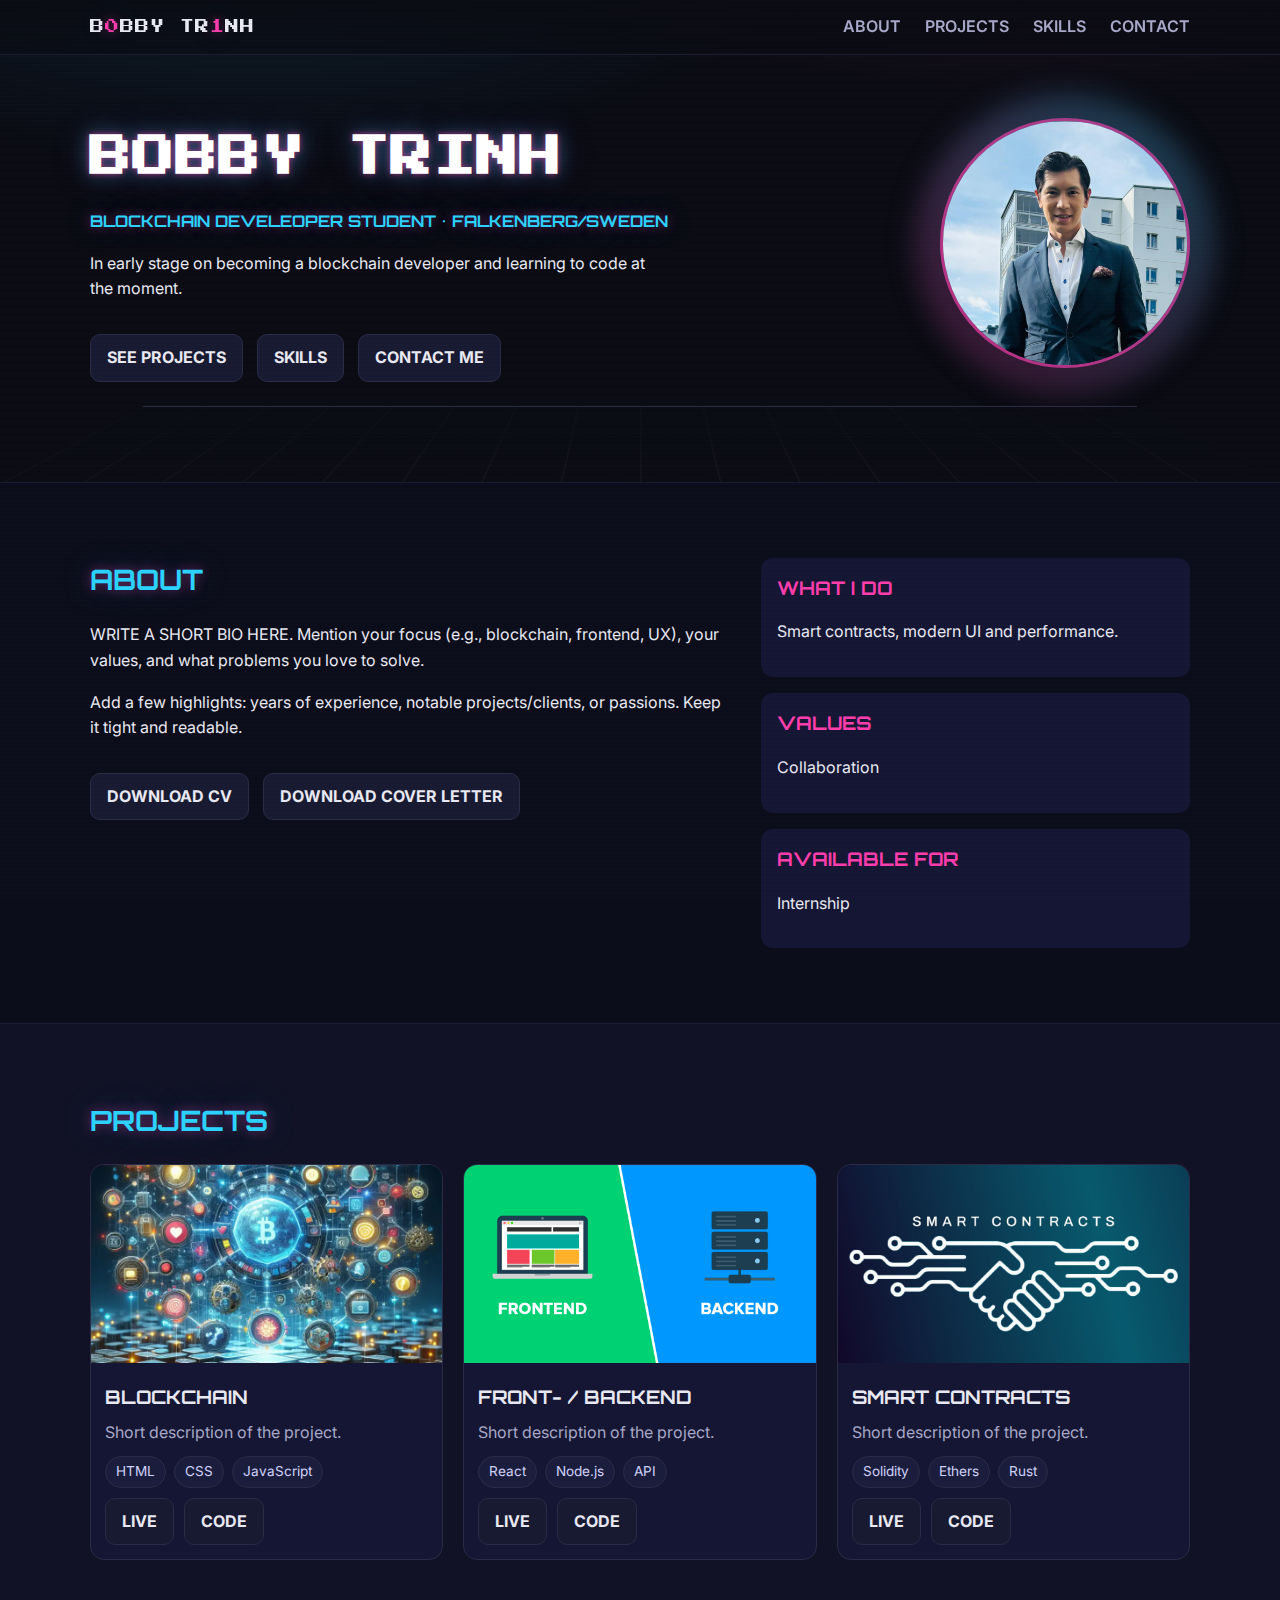
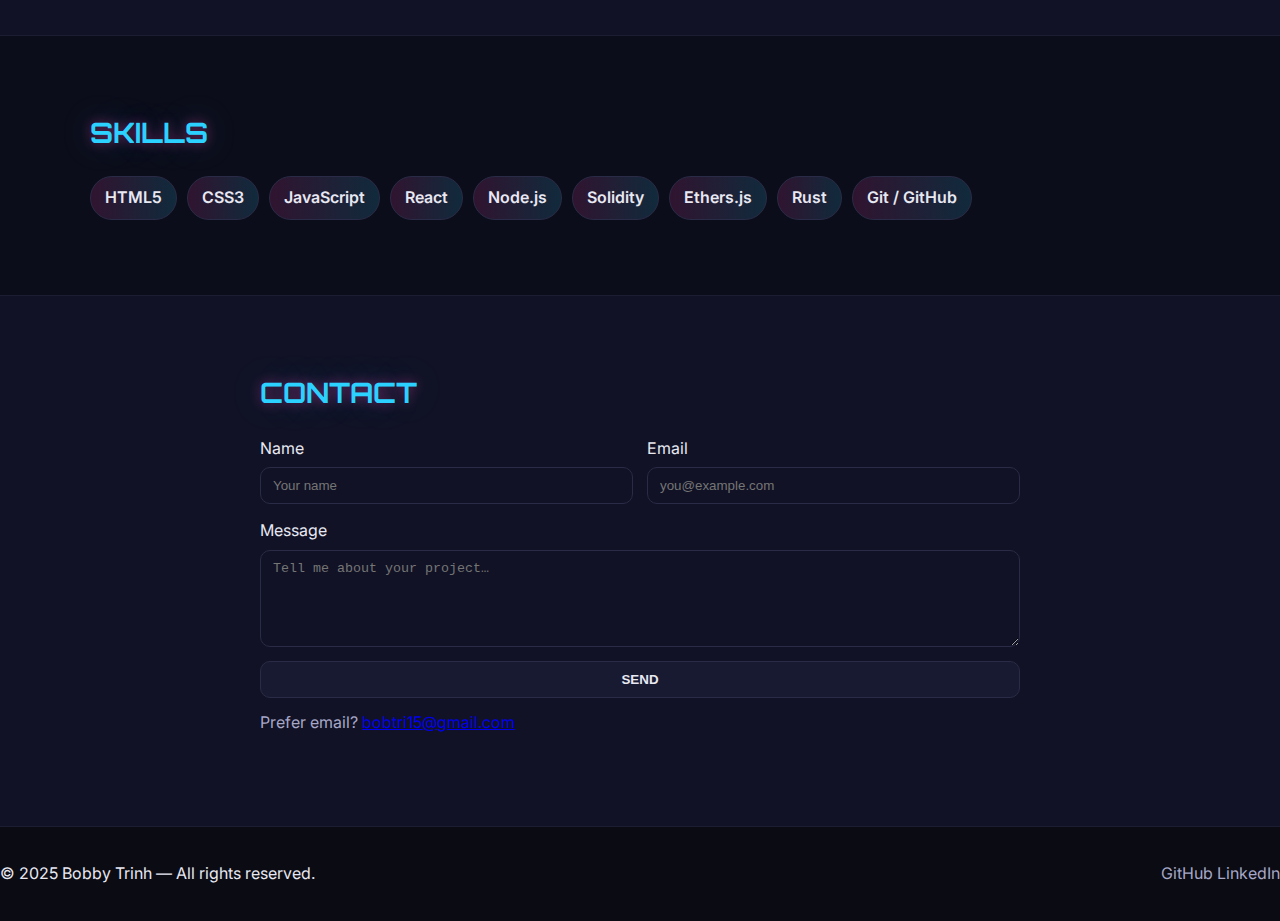
<file: index.html>
<!DOCTYPE html>
<html lang="en">
<head>
  <meta charset="UTF-8" />
  <meta name="viewport" content="width=device-width, initial-scale=1.0" />
  <title>BOBBY TRINH • Portfolio</title>

  <!-- Icon font (for symbols like “home” or “mail”) -->
  <link rel="stylesheet" href="https://fonts.googleapis.com/css2?family=Material+Symbols+Outlined:opsz,wght,FILL,GRAD@20..48,100..700,0..1,-50..200" />
  
  <!-- 80s fonts -->
  <link href="https://fonts.googleapis.com/css2?family=Press+Start+2P&family=Orbitron:wght@400;700&family=Inter:wght@300;400;600&display=swap" rel="stylesheet" />
  
  <!-- Styles -->
  <link rel="stylesheet" href="style.css" type="text/css" />
</head>
<body>
  <!-- Scanline overlay (visual only) -->
  <div class="scanlines" aria-hidden="true"></div>

  <header class="site-header">
    <div class="container header-inner">
      <a class="logo" href="#top" aria-label="Go to top">
        <span>B<span class="neon-spark">0</span>BBY</span>
        <span>TR<span class="neon-spark">1</span>NH</span>
      </a>

      <nav class="nav" aria-label="Primary">
        <button class="nav-toggle" aria-expanded="false" aria-controls="nav-menu">☰</button>
        <ul id="nav-menu" class="nav-menu">
          <li><a href="#about">ABOUT</a></li>
          <li><a href="#projects">PROJECTS</a></li>
          <li><a href="#skills">SKILLS</a></li>
          <li><a href="#contact">CONTACT</a></li>
        </ul>
      </nav>
    </div>
  </header>

  <!-- Hero -->
  <section id="top" class="hero">
    <div class="container hero-inner">
      <div class="hero-text">
        <h1 class="glow-title">BOBBY TRINH</h1>
        <p class="role">BLOCKCHAIN DEVELEOPER STUDENT • FALKENBERG/SWEDEN</p>
        <p class="tagline">In early stage on becoming a blockchain developer and learning to code at the moment.</p>

        <div class="cta-row">
          <a class="btn" href="#projects">SEE PROJECTS</a>
          <a class="btn" href="#skills">SKILLS</a>
          <a class="btn" href="#contact">CONTACT ME</a>
        </div>
      </div>

      <div class="hero-image-wrap">
        <img src="image/487418343_10163504157718357_3943590399379987614_n.jpg" alt="Portrait of A man in a suit" class="hero-image" />
        <div class="neon-frame" aria-hidden="true"></div>
      </div>
    </div>

    <!-- Retro grid floor -->
    <div class="grid-floor" aria-hidden="true"></div>
  </section>

  <!-- About -->
  <section id="about" class="section">
    <div class="container two-col">
      <div>
        <h2 class="section-title">ABOUT</h2>
        <p class="lead">WRITE A SHORT BIO HERE. Mention your focus (e.g., blockchain, frontend, UX), your values, and what problems you love to solve.</p>
        <p>Add a few highlights: years of experience, notable projects/clients, or passions. Keep it tight and readable.</p>
        
        <div class="cta-row">
          <a class="btn" href="files/YOUR_CV.pdf" target="_blank" rel="noopener">DOWNLOAD CV</a>
          <a class="btn" href="files/YOUR_Cover-letter.pdf" target="_blank" rel="noopener">DOWNLOAD COVER LETTER</a>
        </div>
      </div>

      <ul class="about-cards">
        <li>
          <h3>WHAT I DO</h3>
          <p>Smart contracts, modern UI and performance.</p>
        </li>
        <li>
          <h3>VALUES</h3>
          <p>Collaboration</p>
        </li>
        <li>
          <h3>AVAILABLE FOR</h3>
          <p>Internship</p>
        </li>
      </ul>
    </div>
  </section>

  <!-- Projects -->
  <section id="projects" class="section alt">
    <div class="container">
      <h2 class="section-title">PROJECTS</h2>

      <div class="projects-grid">
        <!-- Project card 1 -->
        <article class="card">
          <img src="image/crypto-universe-blockchain-ecosystem-luminescent-bitcoin-symbol-dominates-decentralized-network-landscape-surrounded-myriad-312183190.jpg.webp" alt="Screenshot of Blockchain" />
          <div class="card-body">
            <h3>BLOCKCHAIN</h3>
            <p>Short description of the project.</p>
            
            <div class="chips">
              <span class="chip">HTML</span><span class="chip">CSS</span><span class="chip">JavaScript</span>
            </div>
            
            <div class="card-actions">
              <a class="btn" href="https://example.com" target="_blank" rel="noopener">LIVE</a>
              <a class="btn" href="https://github.com/YOUR_HANDLE/REPO_1" target="_blank" rel="noopener">CODE</a>
            </div>
          </div>
        </article>

        <!-- Project card 2 -->
        <article class="card">
          <img src="image/backend-front-end.png.webp" alt="Screenshot of Frontend and backend" />
          <div class="card-body">
            <h3>FRONT- / BACKEND</h3>
            <p>Short description of the project.</p>
            
            <div class="chips">
              <span class="chip">React</span><span class="chip">Node.js</span><span class="chip">API</span>
            </div>
            
            <div class="card-actions">
              <a class="btn" href="https://example.com" target="_blank" rel="noopener">LIVE</a>
              <a class="btn" href="https://github.com/YOUR_HANDLE/REPO_2" target="_blank" rel="noopener">CODE</a>
            </div>
          </div>
        </article>

        <!-- Project card 3 -->
        <article class="card">
          <img src="image/blog-cover57-1.jpg" alt="Screenshot of Smart Contracts" />
          <div class="card-body">
            <h3>SMART CONTRACTS</h3>
            <p>Short description of the project.</p>
            <div class="chips">
              <span class="chip">Solidity</span><span class="chip">Ethers</span><span class="chip">Rust</span>
            </div>
            <div class="card-actions">
              <a class="btn" href="https://example.com" target="_blank" rel="noopener">LIVE</a>
              <a class="btn" href="https://github.com/YOUR_HANDLE/REPO_3" target="_blank" rel="noopener">CODE</a>
            </div>
          </div>
        </article>
      </div>
    </div>
  </section>

  <!-- Skills -->
  <section id="skills" class="section">
    <div class="container">
      <h2 class="section-title">SKILLS</h2>
      <ul class="skill-list">
        <li class="skill">HTML5</li>
        <li class="skill">CSS3</li>
        <li class="skill">JavaScript</li>
        <li class="skill">React</li>
        <li class="skill">Node.js</li>
        <li class="skill">Solidity</li>
        <li class="skill">Ethers.js</li>
        <li class="skill">Rust</li>
        <li class="skill">Git / GitHub</li>
      </ul>
    </div>
  </section>

  <!-- Contact -->
  <section id="contact" class="section alt">
    <div class="container narrow">
      <h2 class="section-title">CONTACT</h2>
      <form class="contact-form" action="#" method="post">
        <div class="grid">
          <label>
            <span>Name</span>
            <input type="text" name="name" placeholder="Your name" required />
          </label>
          <label>
            <span>Email</span>
            <input type="email" name="email" placeholder="you@example.com" required />
          </label>
        </div>
        <label class="full">
          <span>Message</span>
          <textarea name="message" rows="5" placeholder="Tell me about your project…" required></textarea>
        </label>

        <button class="btn" type="submit">SEND</button>
      </form>
      <p class="contact-note">Prefer email? <a href="mailto:bobtri15@gmail.com">bobtri15@gmail.com</a></p>
    </div>
  </section>

  <footer class="site-footer">
    <div class="footer-inner">
      <p>© 2025 Bobby Trinh — All rights reserved.</p>
      <div class="socials">
        <a href="https://github.com/bobtri" target="_blank" rel="noopener">GitHub</a>
        <a href="https://www.linkedin.com/in/YOUR_HANDLE" target="_blank" rel="noopener">LinkedIn</a>
      </div>
    </div>
  </footer>

  <script>
    // set year only if the element exists
    const yearEl = document.getElementById('year');
    if (yearEl) yearEl.textContent = new Date().getFullYear();

    // mobile nav toggle
    const btn = document.querySelector('.nav-toggle');
    const menu = document.querySelector('#nav-menu');
    btn.addEventListener('click', () => {
      const expanded = btn.getAttribute('aria-expanded') === 'true';
      btn.setAttribute('aria-expanded', !expanded);
      menu.classList.toggle('open');
    });

    // reload-at-top helper (optional)
    window.addEventListener('load', () => {
      if (location.hash) {
        location.hash = '';
        scrollTo(0, 0);
      }
    });
  </script>
</body>
</html>
</file>
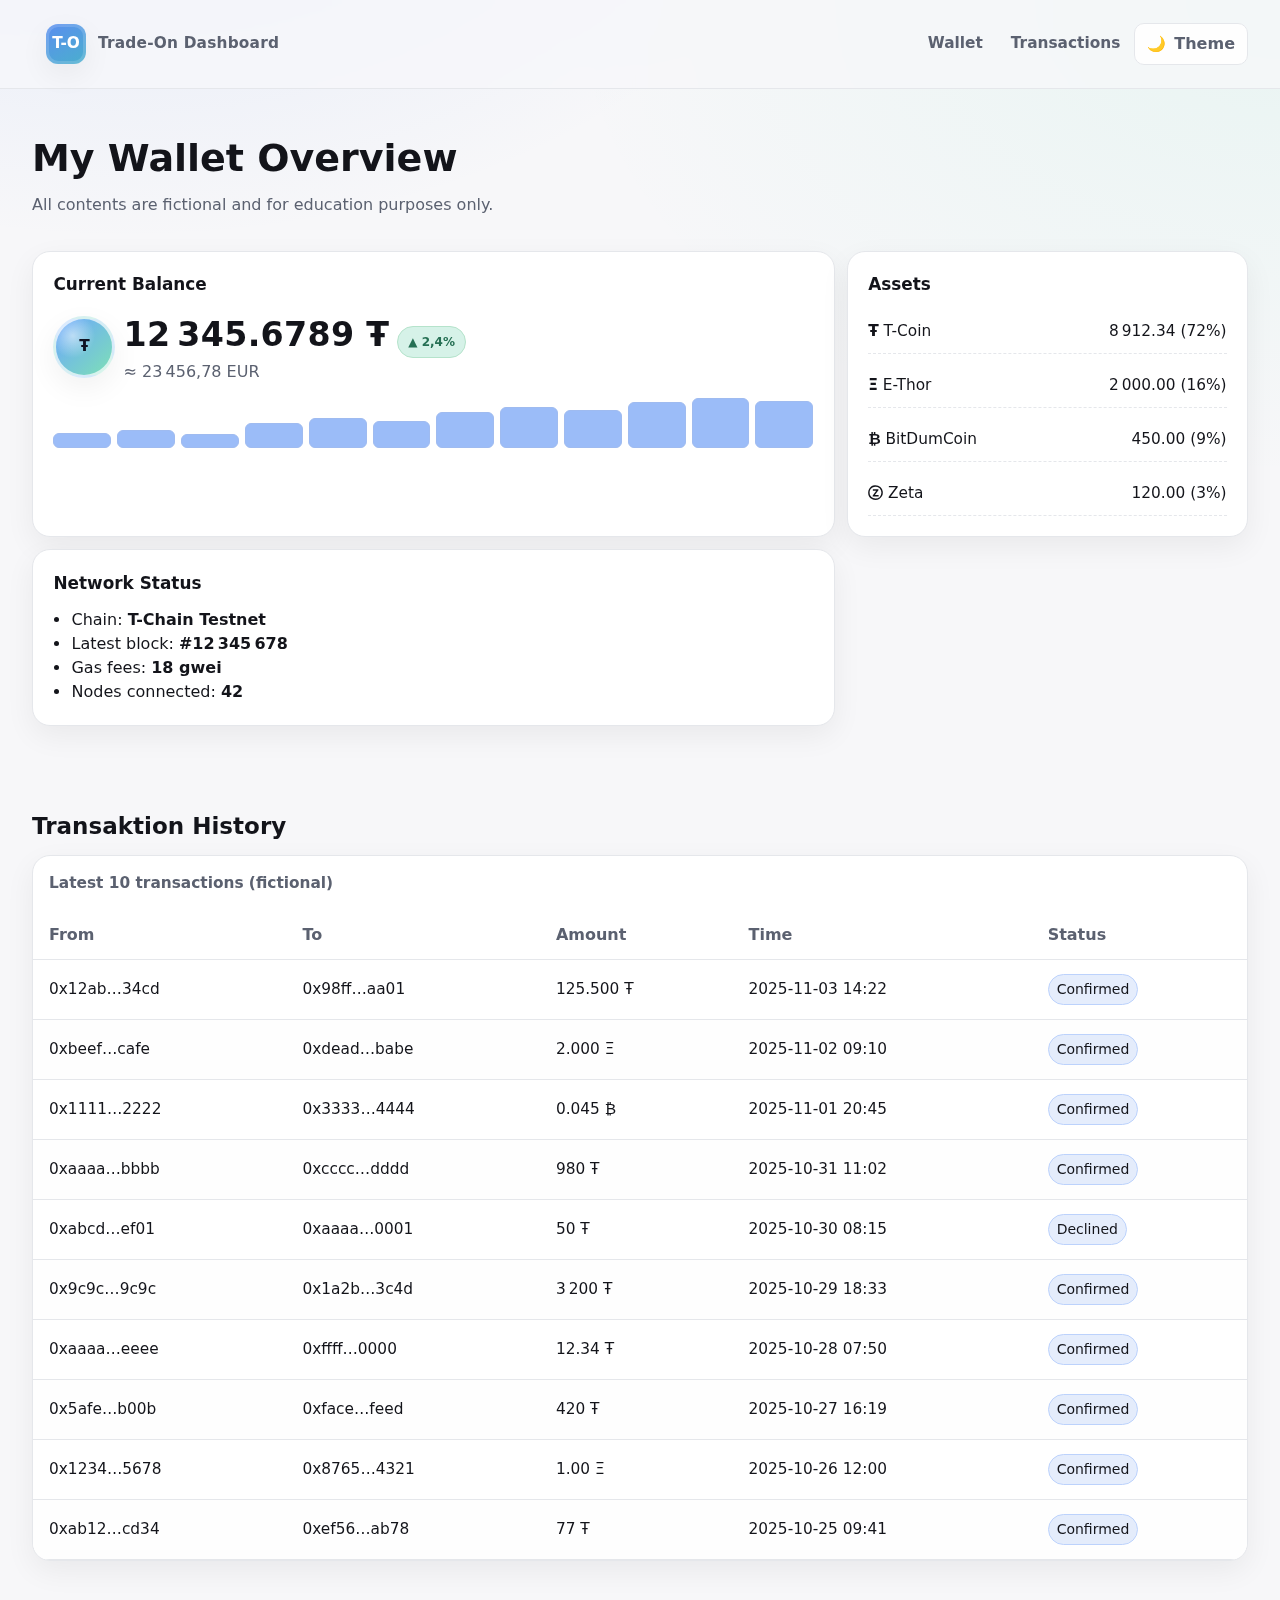
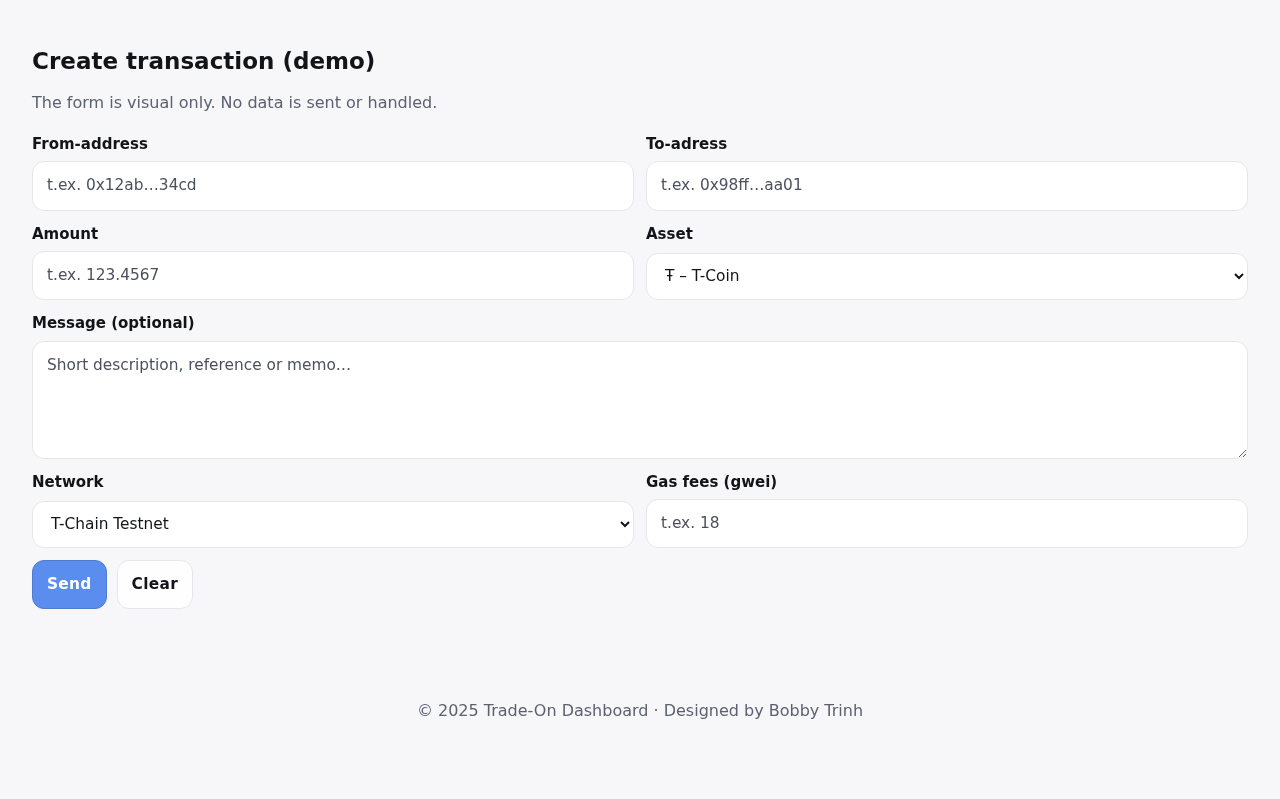
<file: text2/index.html>
<!DOCTYPE html>
<html lang="en">
<head>
    <meta charset="UTF-8">
    <meta name="viewport" content="width=device-width, initial-scale=1.0">
    <title>Trade-On Dashboard</title>
    <meta name="description" content="Responsiv, tillgänglig dashboard för en decentraliserad applikation. Endast HTML & CSS, ingen interaktivitet.">
    <link rel="stylesheet" href="style.css" type="text/css">
</head>
<body>
    <!-- Header / Nav with anchor links (Wallet & Transactions) -->
    <header>
        <div class="container nav" role="navigation" aria-label="Main-navigation">
            <a class="brand" href="#top" aria-label="To the top">
                <div class="logo" aria-hidden="true">T-O</div>
                <span>Trade-On Dashboard</span>
            </a>
            <a href="#wallet">Wallet</a>
            <a href="#transactions">Transactions</a>

            <!-- Theme toggle. Checkbox determines :has()-rule -->
            <input type="checkbox" id="theme-toggle" class="visually-hidden">
            <label for="theme-toggle" class="theme-toggle" aria-label="Shift between light and dark theme" title="Shift theme (Light/Dark)">
                <span class="moon" aria-hidden="true">🌙</span>
                <span class="sun" aria-hidden="true">☀️</span>
                <span class="small" style="color: var(--muted);">Theme</span> <!-- flytta till css -->
            </label>
        </div>
    </header>

    <main id="top">
        <section class="hero container" aria-labelledby="intro-title">
            <h1 id="intro-title">My Wallet Overview</h1>
            <p class="small">All contents are fictional and for education purposes only.</p>
        </section>

        <!-- WALLET -->
        <section id="wallet" class="container" aria-labelledby="wallet-title">
            <h2 id="wallet-title" class="visually-hidden">Wallet</h2>
            <div class="cards">
                <!-- Balance-card -->
                <article class="card" aria-labelledby="balance-title">
                    <h3 id="balance-title">Current Balance</h3>
                    <div class="balance">
                        <div class="token" aria-hidden="true">Ŧ</div>
                        <div>
                            <div class="fig">
                                <div class="amount">12 345.6789 Ŧ</div>
                                <span class="pill" aria-label="Today's change up 2,4%">▲ 2,4%</span>
                            </div>
                            <div class="small" style="color: var(--muted);">≈ 23 456,78 EUR</div> <!-- flytta till css -->
                        </div>
                    </div>
                    <div class="trend" role="img" aria-label="Text-based price development in the last 12 months">
                        <span style="--h:20%"></span>
                        <span style="--h:24%"></span>
                        <span style="--h:18%"></span>
                        <span style="--h:36%"></span>
                        <span style="--h:44%"></span>
                        <span style="--h:38%"></span>
                        <span style="--h:52%"></span>
                        <span style="--h:60%"></span>
                        <span style="--h:56%"></span>
                        <span style="--h:68%"></span>
                        <span style="--h:74%"></span>
                        <span style="--h:70%"></span>
                    </div>
                </article>

                <!-- Asset allocation -->
                <article class="card" aria-labelledby="assets-title">
                    <h3 id="assets-title">Assets</h3>
                    <div class="assets" role="list">
                        <div class="asset" role="listitem">
                            <div><span class="sym">Ŧ</span> T-Coin</div>
                            <div class="pct">8 912.34 (72%)</div>
                        </div>
                        <div class="asset" role="listitem">
                            <div><span class="sym">Ξ</span> E-Thor</div>
                            <div class="pct">2 000.00 (16%)</div>
                        </div>
                        <div class="asset" role="listitem">
                            <div><span class="sym">₿</span> BitDumCoin</div>
                            <div class="pct">450.00 (9%)</div>
                        </div>
                        <div class="asset" role="listitem">
                            <div><span class="sym">ⓩ</span> Zeta</div>
                            <div class="pct">120.00 (3%)</div>
                        </div>
                    </div>
                </article>

                <!-- Status -->
                <article class="card" aria-labelledby="status-title">
                    <h3 id="status-title">Network Status</h3>
                    <ul class="small" style="margin:0; padding-left: 18px;">  <!-- flytta till css -->
                        <li>Chain: <strong>T-Chain Testnet</strong></li>
                        <li>Latest block: <strong>#12 345 678</strong></li>
                        <li>Gas fees: <strong>18 gwei</strong></li>
                        <li>Nodes connected: <strong>42</strong></li>
                    </ul>
                </article>
            </div>
        </section>

        <!-- TRANSACTION HISTORY -->
        <section id="transactions" class="container" aria-labelledby="tx-title">
            <h2 id="tx-title" style="margin-bottom:12px">Transaktion History</h2>
            <div class="table-wrap" role="region" aria-label="Tabell med senaste transaktioner">
                <table>
                    <caption>Latest 10 transactions (fictional)</caption>
                    <thead>
                        <tr>
                            <th scope="col">From</th>
                            <th scope="col">To</th>
                            <th scope="col">Amount</th>
                            <th scope="col">Time</th>
                            <th scope="col">Status</th>
                        </tr>
                    </thead>
                    <tbody>
                        <tr>
                            <td>0x12ab…34cd</td>
                            <td>0x98ff…aa01</td>
                            <td>125.500 Ŧ</td>
                            <td>2025‑11‑03 14:22</td>
                            <td><span class="tag">Confirmed</span></td>
                        </tr>
                        <tr>
                            <td>0xbeef…cafe</td>
                            <td>0xdead…babe</td>
                            <td>2.000 Ξ</td>
                            <td>2025‑11‑02 09:10</td>
                            <td><span class="tag">Confirmed</span></td>
                        </tr>
                        <tr>
                            <td>0x1111…2222</td>
                            <td>0x3333…4444</td>
                            <td>0.045 ₿</td>
                            <td>2025‑11‑01 20:45</td>
                            <td><span class="tag">Confirmed</span></td>
                        </tr>
                        <tr>
                            <td>0xaaaa…bbbb</td>
                            <td>0xcccc…dddd</td>
                            <td>980 Ŧ</td>
                            <td>2025‑10‑31 11:02</td>
                            <td><span class="tag">Confirmed</span></td>
                        </tr>
                        <tr>
                            <td>0xabcd…ef01</td>
                            <td>0xaaaa…0001</td>
                            <td>50 Ŧ</td>
                            <td>2025‑10‑30 08:15</td>
                            <td><span class="tag">Declined</span></td>
                        </tr>
                        <tr>
                            <td>0x9c9c…9c9c</td>
                            <td>0x1a2b…3c4d</td>
                            <td>3 200 Ŧ</td>
                            <td>2025‑10‑29 18:33</td>
                            <td><span class="tag">Confirmed</span></td>
                        </tr>
                        <tr>
                            <td>0xaaaa…eeee</td>
                            <td>0xffff…0000</td>
                            <td>12.34 Ŧ</td>
                            <td>2025‑10‑28 07:50</td>
                            <td><span class="tag">Confirmed</span></td>
                        </tr>
                        <tr>
                            <td>0x5afe…b00b</td>
                            <td>0xface…feed</td>
                            <td>420 Ŧ</td>
                            <td>2025‑10‑27 16:19</td>
                            <td><span class="tag">Confirmed</span></td>
                        </tr>
                        <tr>
                            <td>0x1234…5678</td>
                            <td>0x8765…4321</td>
                            <td>1.00 Ξ</td>
                            <td>2025‑10‑26 12:00</td>
                            <td><span class="tag">Confirmed</span></td>
                        </tr>
                        <tr>
                            <td>0xab12…cd34</td>
                            <td>0xef56…ab78</td>
                            <td>77 Ŧ</td>
                            <td>2025‑10‑25 09:41</td>
                            <td><span class="tag">Confirmed</span></td>
                        </tr>
                    </tbody>
                </table>
            </div>
        </section>

        <!-- CREATE TRANSACTION (Form – no function) -->
        <section id="create" class="container" aria-labelledby="form-title">
            <h2 id="form-title" style="margin-bottom:12px">Create transaction (demo)</h2>
            <form action="#" method="post" aria-describedby="form-note">
                <p id="form-note" class="small" style="color:var(--muted); margin: 0 0 6px;">The form is visual only. No data is sent or handled.</p>
                
                <div class="grid-2">
                    <div class="field">
                        <label for="from">From-address</label>
                        <input id="from" name="from" type="text" inputmode="text" placeholder="t.ex. 0x12ab…34cd" autocomplete="off">
                    </div>
                    <div class="field">
                        <label for="to">To-adress</label>
                        <input id="to" name="to" type="text" placeholder="t.ex. 0x98ff…aa01" autocomplete="off">
                    </div>
                </div>

                <div class="grid-2">
                    <div class="field">
                        <label for="amount">Amount</label>
                        <input id="amount" name="amount" type="number" step="0.0001" min="0" placeholder="t.ex. 123.4567">
                    </div>
                    <div class="field">
                        <label for="asset">Asset</label>
                        <select id="asset" name="asset">
                            <option>Ŧ – T-Coin</option>
                            <option>Ξ – E-Thor</option>
                            <option>₿ – BitDumCoin</option>
                            <option>ⓩ – Zeta</option>
                        </select>
                    </div>
                </div>

                <div class="field">
                    <label for="note">Message (optional)</label>
                    <textarea id="note" name="note" rows="4" placeholder="Short description, reference or memo…"></textarea>
                </div>

                <div class="grid-2">
                    <div class="field">
                        <label for="network">Network</label>
                        <select id="network" name="network">
                            <option selected>T-Chain Testnet</option>
                            <option>AlphaNet</option>
                            <option>Sandbox L2</option>
                        </select>
                    </div>
                    <div class="field">
                        <label for="fee">Gas fees (gwei)</label>
                        <input id="fee" name="fee" type="number" step="0.1" min="0" placeholder="t.ex. 18">
                    </div>
                </div>

                <div class="btns" role="group" aria-label="Formulärknappar (inaktiva)">
                    <button type="submit" class="btn primary" aria-disabled="true">Send</button>
                    <button type="reset" class="btn secondary" aria-disabled="true">Clear</button>
                </div>
            </form>
        </section>
    </main>

    <!-- Footer -->
    <footer>
        <div class="container">
            <p class="small">© 2025 Trade-On Dashboard · Designed by Bobby Trinh</p>
        </div>
    </footer>
</body>
</html>
</file>
<file: style.css>
/* =========================
   80s Synthwave Theme
   ========================= */

:root {
  --bg: #0a0b13;
  --panel: #111225;
  --panel-alt: #0c0d1a;
  --text: #e8e8f2;
  --muted: #a7a7c7;

  --neon-pink: #ff3cac;
  --neon-cyan: #2bd2ff;
  --neon-violet: #784ba0;

  --accent: #ffb86b;
  --glow: 0 0 12px rgba(255,60,172,.45), 0 0 32px rgba(43,210,255,.25);

  --container: 1100px;
}

/* Reset-ish */
* { box-sizing: border-box; }

html,body { 
  margin: 0; 
  padding: 0; 
}

img { 
  max-width: 100%; 
  display:block; 
}

/* Base */
body {
  background:
    radial-gradient(1200px 600px at 80% -10%, rgba(255,60,172,.15), transparent 60%),
    radial-gradient(1000px 500px at 20% -5%, rgba(43,210,255,.12), transparent 60%),
    var(--bg);
  color: var(--text);
  font-family: Inter, system-ui, -apple-system, Segoe UI, Roboto, sans-serif;
  line-height: 1.6;
}

/* Scanlines overlay */
.scanlines {
  position: fixed;
  inset: 0;
  pointer-events: none;
  background: repeating-linear-gradient(to bottom, rgba(255,255,255,0.03) 0 2px, transparent 2px 4px);
  mix-blend-mode: overlay;
  opacity: .35;
  z-index: 999;
}

/* Containers */
.container {
  width: min(100% - 32px, var(--container));
  margin-inline: auto;
}

/* Header */
.site-header {
  position: sticky;
  top: 0;
  z-index: 50;
  background: linear-gradient(180deg, rgba(10,11,19,.9), rgba(10,11,19,.65));
  backdrop-filter: blur(6px);
  border-bottom: 1px solid #1c1d32;
}

.header-inner {
  display: flex;
  align-items: center;
  justify-content: space-between;
  padding: 14px 0;
}

.logo {
  font-family: "Press Start 2P", monospace;
  color: var(--text);
  text-decoration: none;
  font-size: 14px;
  letter-spacing: 1px;
}

.logo .neon-spark {
  color: var(--neon-pink);
  text-shadow: var(--glow);
}

/* Nav */
.nav-toggle {
  display: none;
  background: none; 
  color: var(--text); 
  border: 1px solid #2a2b46;
  padding: 6px 10px; 
  border-radius: 6px; 
  font-size: 16px;
}

.nav-menu {
  list-style: none; 
  margin:0; 
  padding:0;
  display: flex; 
  gap: 24px;
}

.nav-menu a {
  text-decoration: none; 
  color: var(--muted); 
  font-weight: 600;
}

.nav-menu a:hover { 
  color: var(--text); 
  text-shadow: var(--glow); 
}

/* Mobile nav */
@media (max-width: 800px) {
  .nav-toggle { 
    display: inline-block; 
  }

  .nav-menu {
    position: absolute; 
    right: 16px; 
    top: 56px;
    background: var(--panel);
    border: 1px solid #2a2b46;
    border-radius: 10px;
    padding: 12px;
    display: none;
    flex-direction: column; 
    gap: 10px;
  }

  .nav-menu.open { 
    display: flex; 
  }
}

/* Hero */
.hero {
  position: relative;
  padding: 50px 0 100px;
  overflow: hidden;
}

.hero-inner {
  display: grid; 
  gap: 36px;
  grid-template-columns: 1.2fr .8fr;
  align-items: center;
}

@media (max-width: 900px) {
  .hero-inner { 
    grid-template-columns: 1fr; 
  }
}

.glow-title {
  font-family: "Press Start 2P", monospace;
  font-size: clamp(22px, 4vw, 42px);
  line-height: 1.15;
  letter-spacing: 1px;
  color: white;
  text-shadow:
    0 0 6px rgba(255,60,172,.6),
    0 0 20px rgba(43,210,255,.35),
    0 0 34px rgba(120,75,160,.35);
}

.role {
  font-family: Orbitron, sans-serif;
  color: var(--neon-cyan);
  text-shadow: var(--glow);
  font-weight: 700;
  margin: 12px 0 6px;
}

.tagline { 
  color: var(--text); 
  max-width: 56ch; 
}

.cta-row { 
  display: flex; 
  gap: 14px; 
  margin-top: 32px;
}

.btn {
  display: inline-block; 
  text-decoration: none;
  border: 1px solid #2a2b46; 
  border-radius: 10px;
  padding: 10px 16px; 
  font-weight: 700;
  color: var(--text); 
  background: #181a31; /* for all buttons */
}

.btn:hover {
  background: linear-gradient(90deg, var(--neon-pink), var(--neon-cyan));
  box-shadow: var(--glow);
  transform: translateY(-1px);
  color: #0a0b13; /* make text darker for contrast */
}

.hero-image-wrap { 
  position: relative; 
  max-width: 250px; 
  justify-self: end;
}

@media (max-width: 900px) { 
  .hero-image-wrap {
    justify-self: start;
  } 
}

.hero-image {
  border-radius: 50%; 
  border: 3px solid rgba(255,60,172,.6);
  box-shadow: 0 10px 40px rgba(0,0,0,.45);
}
.neon-frame {
  position: absolute; 
  inset: -20px;
  border-radius: 50%;
  background: linear-gradient(45deg, rgba(255,60,172,.35), rgba(43,210,255,.35));
  filter: blur(16px); 
  z-index: -1;
}

/* 80s grid floor */
.grid-floor {
  position:absolute; 
  left: 0; 
  right: 0; 
  bottom: -2px; 
  height: 200px;
  background:
    linear-gradient(to top, rgba(0,0,0,0.0), rgba(10,11,19,0.6) 60%),
    repeating-linear-gradient(#ffffff05 0 2px, transparent 2px 40px),
    repeating-linear-gradient(90deg, #ffffff08 0 2px, transparent 2px 80px);
  transform: perspective(600px) rotateX(60deg);
  transform-origin: bottom;
  border-top: 1px solid #2a2b46;
}

/* Sections */
.section { 
  padding: 75px 0; 
  background: var(--panel-alt); 
  border-top: 1px solid #1c1d32; 
}

.section.alt { background: var(--panel); 
}

.section-title {
  font-family: Orbitron, sans-serif;
  font-size: clamp(20px, 3vw, 28px);
  margin: 0 0 20px;
  color: var(--neon-cyan); 
  text-shadow: var(--glow);
}

.lead { 
  color: var(--text); 
}

.two-col {
  display: grid; 
  gap: 28px; 
  grid-template-columns: 1.2fr .8fr;
}

@media (max-width: 900px) { 
  .two-col { 
    grid-template-columns: 1fr; 
  } 
}

.about-cards {
  list-style: none; 
  margin: 0; 
  padding: 0; 
  display: grid; 
  gap: 16px;
}

.about-cards li {
  background: #151633; 
  order: 1px solid #2a2b46; 
  border-radius: 12px;
  padding: 16px;
}

.about-cards h3 {
  margin: 0 0 8px; 
  font-family: Orbitron, sans-serif; 
  color: var(--neon-pink);
}

/* Projects */
.projects-grid {
  display: grid; 
  gap: 20px;
  grid-template-columns: repeat(3, 1fr);
}

@media (max-width: 1100px) { 
  .projects-grid { 
    grid-template-columns: repeat(2, 1fr); 
  } 
}
@media (max-width: 720px) { 
  .projects-grid { 
    grid-template-columns: 1fr; 
  } 
}

.card {
  background: #151633; 
  border: 1px solid #2a2b46; 
  border-radius:14px; 
  overflow: hidden;
  transition: transform .15s ease, box-shadow .2s ease, border-color .2s;
}

.card:hover {
  transform: translateY(-3px);
  box-shadow: 0 10px 40px rgba(255,60,172,.12), 0 6px 22px rgba(43,210,255,.12);
  border-color: #3a3c68;
}

.card img { 
  aspect-ratio: 16/9; 
  object-fit: cover; 
}

.card-body { 
  padding: 14px; 
}

.card-body h3 { 
  margin: 6px 0 8px; 
  font-family: Orbitron, sans-serif;
}

.card-body p { 
  margin: 0 0 10px; 
  color: var(--muted); 
}

.chips { 
  display: flex; 
  gap: 8px; 
  flex-wrap: wrap; 
  margin-bottom: 10px; 
}

.chip {
  background: #1b1d3d; 
  border: 1px solid #2a2b46; 
  border-radius: 20px;
  padding: 4px 10px; 
  font-size: .85rem; 
  color: #cfd1f8;
}

.card-actions { 
  display: flex; 
  gap: 10px; 
}

/* Skills */
.skill-list {
  display: flex; 
  flex-wrap: wrap; 
  gap: 10px; 
  list-style: none; 
  margin: 0; 
  padding: 0;
}

.skill {
  background: linear-gradient(90deg, rgba(255,60,172,.15), rgba(43,210,255,.15));
  border: 1px solid #2a2b46; 
  border-radius: 999px;
  padding: 8px 14px; 
  font-weight: 600;
}

/* Contact */
.narrow { 
  width: min(100% - 32px, 760px); 
}

.contact-form {
  display: grid; 
  gap: 14px; 
  margin-top: 10px;
}

.contact-form .grid {
  display: grid; 
  gap: 14px; 
  grid-template-columns: 1fr 1fr;
}

.contact-form label { 
  display: grid; 
  gap: 6px; 
}

.contact-form input, .contact-form textarea {
  background: #111225; 
  color: var(--text);
  border: 1px solid #2a2b46; 
  border-radius: 10px;
  padding: 10px 12px; 
  outline: none;
}

.contact-form input:focus, .contact-form textarea:focus {
  border-color: #3a3c68; 
  box-shadow: var(--glow);
}

.contact-form .full { 
  grid-column: 1 / -1; 
}

.contact-note { 
  color: var(--muted); 
  margin-top: 12px; 
}

/* Footer */
.site-footer {
  border-top: 1px solid #1c1d32;
  background: #0a0b13; 
  padding: 18px 0;
}

.footer-inner {
  display: flex; 
  align-items: center; 
  justify-content: space-between; 
  gap: 16px;
}

.footer-inner a { 
  color: var(--muted); 
  text-decoration: none; 
}

.footer-inner a:hover { 
  color: var(--text); 
  text-shadow: var(--glow); 
}

@media (max-width: 700px) {
  .footer-inner { 
    flex-direction: column; 
    text-align: center; 
  }
}
</file>
<file: text2/style.css>
/* ------------------------------
Dashboard CSS-variables
------------------------------ */
:root {
    --bg: rgb(247, 247, 249);
    --surface: rgb(255, 255, 255);
    --text: rgb(19, 20, 26);
    --muted: rgb(91, 97, 112);
    --primary: rgb(91, 141, 239);      /* accent */
    --primary-contrast: rgb(255, 255, 255);
    --success: rgb(25, 183, 127);
    --warning: rgb(245, 165, 36);
    --danger: rgb(225, 77, 77);
    --border: rgb(229, 231, 235);
    --ring: rgb(122, 162, 255);         /* focus ring */
    --shadow: 0 10px 30px rgba(0,0,0,.06);
    --radius: 18px;
    --radius-sm: 12px;
    --container: min(1400px, 95vw); /* works on 2560px+ */
}

/* Light theme when box unchecked */
html:not(:has(#theme-toggle:checked)) {
    --bg: rgb(247, 247, 249);
    --surface: rgb(255, 255, 255);
    --text: rgb(19, 20, 26);
    --muted: rgb(91, 97, 112);
    --primary: rgb(91, 141, 239);
    --primary-contrast: rgb(255, 255, 255);
    --success: rgb(25, 183, 127);
    --warning: rgb(245, 165, 36);
    --danger: rgb(225, 77, 77);
    --border: rgb(229, 231, 235);
    --ring: rgb(122, 162, 255);
    --shadow: 0 10px 30px rgba(0,0,0,.06);
}

/* Dark theme when box checked */
html:has(#theme-toggle:checked) {
    --bg: rgb(15, 17, 22);
    --surface: rgb(22, 25, 35);
    --text: rgb(243, 244, 246);
    --muted: rgb(165, 173, 187);
    --primary: rgb(122, 162, 255);
    --primary-contrast: rgb(15, 17, 22);
    --success: rgb(43, 210, 154);
    --warning: rgb(255, 184, 92);
    --danger: rgb(255, 107, 107);
    --border: rgb(34, 38, 54);
    --ring: rgb(160, 185, 255);
    --shadow: 0 10px 30px rgba(0,0,0,.35);
}

/* ------------------------------
Base-styles & typography
------------------------------ */
html { 
    scroll-behavior: smooth;
    scroll-padding-top: 80px; 
}

body {
    margin: 0;
    font-family: ui-sans-serif, system-ui, -apple-system, Segoe UI, Roboto, Inter, "Noto Sans", Helvetica, Arial, "Apple Color Emoji", "Segoe UI Emoji";
    color: var(--text);
    background:
        radial-gradient(1200px 800px at 10% -10%, rgba(91,141,239,.15), transparent 60%),
        radial-gradient(1200px 800px at 100% 0%, rgba(43,210,154,.07), transparent 60%),
        var(--bg);
    line-height: 1.5;
    font-size: clamp(15px, 1.2vw, 18px); /* scaling up on big screens */
}

.container { 
    width: var(--container); 
    margin-inline: auto;
}

/* ------------------------------
Header / Navigation
------------------------------ */
header {
    position: sticky; 
    top: 0; 
    z-index: 100;
    backdrop-filter: saturate(1.2) blur(8px);
    background: color-mix(in oklab, var(--bg) 75%, transparent);
    border-bottom: 1px solid var(--border);
}

.nav {
    display: flex; 
    align-items: center;
    padding: 14px 10px; 
}

.brand { 
    display: flex; 
    align-items: center; 
    gap: 12px; 
    margin-right: auto; 
    text-decoration: none; 
}

.logo {
    width: 40px; 
    height: 40px; 
    border-radius: 12px;
    background: linear-gradient(150deg, var(--primary), color-mix(in oklab, var(--primary), rgb(43, 210, 154) 45%));
    box-shadow: 
        inset 0 0 0 3px color-mix(in oklab, var(--primary-contrast), transparent 85%), 
        var(--shadow);
    display: grid; 
    place-items: center; 
    color: var(--primary-contrast); 
    font-weight: 800;
}

.brand span { 
    font-weight: 700; 
    letter-spacing: .2px; 
}

.nav a {
    text-decoration: none; 
    color: var(--muted); 
    font-weight: 600;
    padding: 10px 14px; 
    border-radius: 10px;
}

.nav a:hover { 
    color: var(--text); 
    background: color-mix(in oklab, var(--surface), transparent 70%); 
}

.nav a:focus-visible { 
    outline: 3px solid var(--ring); 
    outline-offset: 2px; 
}

/* ------------------------------
Tema-knapp (endast CSS, desktop)
------------------------------ */

/* Göm själva checkboxen visuellt men behåll fokusbarhet */
#theme-toggle.visually-hidden { 
    position: absolute !important; 
    height: 1px; 
    width: 1px; 
    overflow: hidden; 
    clip: rect(1px, 1px, 1px, 1px); 
    white-space: nowrap; 
}

.theme-toggle {
    display: none; /* desktop only */
}

@media (min-width: 500px) {
    .theme-toggle {
        display: inline-flex; 
        align-items: center; 
        gap: 8px;
        padding: 8px 12px; 
        border-radius: 10px; 
        border: 1px solid var(--border);
        background: color-mix(in oklab, var(--surface), transparent 10%);
        font-weight: 700; 
        cursor: pointer; 
        user-select: none;
      }

    .theme-toggle:hover { 
        box-shadow: 0 0 14px color-mix(in oklab, var(--primary), transparent 25%); 
        transform: translateY(-2px); 
    }

    /* Stronger glow for primary button */
    .btn.primary:hover {
        box-shadow: 0 0 14px color-mix(in oklab, var(--primary), transparent 25%);
    }

    /* Fokusring när checkboxen får fokus */
    #theme-toggle:focus-visible + .theme-toggle { 
        outline: 3px solid var(--ring); 
        outline-offset: 2px; 
    }
    
    .theme-toggle .sun { 
        display: none; 
    }

    /* När kryssrutan är ikryssad visar vi solen (ljust läge) */
    html:has(#theme-toggle:checked) .theme-toggle .sun { 
        display: inline; 
    }
      
    html:has(#theme-toggle:checked) .theme-toggle .moon { 
        display: none; 
    }
}

/* Tillgänglighets-hjälpklass */
.visually-hidden { 
    position: absolute !important; 
    height: 1px; 
    width: 1px; 
    overflow: hidden; 
    clip: rect(1px, 1px, 1px, 1px); 
    white-space: nowrap; 
}

/* ------------------------------
Intro
------------------------------ */
.hero { 
    padding: clamp(28px, 3.2vw, 48px) 0 10px; 
}

.hero h1 { 
    font-size: clamp(24px, 3.2vw, 38px); 
    margin: 0 0 6px; 
}

.hero p { 
    margin: 0; 
    color: var(--muted); 
}

/* ------------------------------
Section layouts
------------------------------ */
section { 
    padding: 24px 0 40px; 
}

.cards {
    display: grid; gap: 12px;
    grid-template-columns: 1fr; /* mobile */
}

@media (min-width: 720px) { 
    .cards { 
        grid-template-columns: repeat(1, 1fr); 
    }
}

@media (min-width: 1100px) { 
    .cards { 
        grid-template-columns: 2fr 1fr; 
    } 
}

.card {
    background: var(--surface);
    border: 1px solid var(--border);
    border-radius: var(--radius);
    box-shadow: var(--shadow);
    padding: clamp(14px, 1.6vw, 22px);
}

.card h3 { 
    margin-top: 0; 
    margin-bottom: 12px; 
    font-size: 1.1em; 
}

/* Wallet balance */
.balance {
    display: grid; 
    gap: 14px;
    grid-template-columns: 56px 1fr; 
    align-items: center;
}

.token {
    width: 56px; 
    height: 56px; 
    border-radius: 50%;
    background: 
        radial-gradient(circle at 30% 30%, rgba(255, 255, 255, 0.533), transparent 40%),
        linear-gradient(135deg, rgb(106, 165, 255), rgb(126, 224, 182));
    border: 3px solid color-mix(in oklab, var(--surface), transparent 30%);
    box-shadow: var(--shadow); 
    display: grid; 
    place-items: center; 
    font-weight: 800; 
    color: rgb(14, 18, 34);
}

.balance .fig { 
    display: flex; 
    align-items: baseline; 
    gap: 8px; 
}

.balance .amount { 
    font-weight: 800; 
    font-size: clamp(22px, 2.6vw, 34px); 
    letter-spacing: .3px; 
}

.pill {
    display: inline-flex; 
    align-items: center; 
    gap: 6px;
    font-size: 12px; 
    font-weight: 700; 
    padding: 6px 10px; 
    border-radius: 999px;
    background: color-mix(in oklab, var(--success) 18%, transparent);
    color: color-mix(in oklab, var(--success), var(--text) 40%);
    border: 1px solid color-mix(in oklab, var(--success) 40%, var(--surface));
}

/* Text-based graph */
.trend {
    display: grid;
    grid-template-columns: repeat(12, 1fr); 
    gap: 6px; 
    align-items: end; 
    height: 64px;
}

.trend span {
    display: block; 
    height: var(--h, 20%); 
    background: color-mix(in oklab, var(--primary) 60%, var(--surface) 40%);
    border-radius: 6px; 
    border: 1px solid color-mix(in oklab, var(--primary) 50%, var(--border));
}

/* Asset list */
.assets { 
    display: grid; 
    gap: 10px; 
}

.asset { 
    display: flex; 
    justify-content: space-between; 
    align-items: center; 
    padding: 10px 0; 
    border-bottom: 1px dashed var(--border); 
}

.asset .sym { 
    font-weight: 700; 
}

.asset .pct { 
    font-variant-numeric: tabular-nums; 
}

/* ------------------------------
Transaction table
------------------------------ */
.table-wrap { 
    overflow-x: auto; 
    border-radius: var(--radius); 
    border: 1px solid var(--border); 
    background: var(--surface); 
    box-shadow: var(--shadow); 
}

table { 
    width: 100%; 
    border-collapse: separate; 
    border-spacing: 0; 
    min-width: 620px; 
}

caption { 
    text-align: left; 
    padding: 16px; 
    font-weight: 700; 
    color: var(--muted); 
}

thead tr th { 
    text-align: left; 
    font-size: 16px; 
    color: var(--muted); 
    padding: 12px 16px; 
    border-bottom: 1px solid var(--border); 
    position: sticky; 
    top: 0; 
    background: var(--surface); 
}

tbody tr td { 
    padding: 14px 16px; 
    border-bottom: 1px solid var(--border); 
}

tbody tr:nth-child(even) { 
    background: color-mix(in oklab, var(--surface), var(--bg) 12%); 
}

tbody tr:hover { 
    background: color-mix(in oklab, var(--primary) 12%, var(--surface) 85%); 
}

.tag {
    display: inline-block; 
    font-size: 14px; 
    padding: 4px 8px; 
    border-radius: 999px;
    background: color-mix(in oklab, var(--primary) 16%, transparent);
    border: 1px solid color-mix(in oklab, var(--primary) 40%, var(--surface));
}

/* ------------------------------
Form to create transaction (no function)
------------------------------ */
form { 
    display: grid; 
    gap: 12px; 
}

.grid-2 { 
    display: grid; 
    gap: 12px; grid-template-columns: 1fr; 
}

@media (min-width: 720px) { 
    .grid-2 { 
        grid-template-columns: 1fr 1fr; 
    } 
}

label { 
    font-weight: 700; 
    font-size: 15px; 
}

.field { 
    display: grid; 
    gap: 6px; 
}

input, select, textarea, button {
    font: inherit; 
    color: var(--text);
    background: var(--surface);
    border: 1px solid var(--border);
    padding: 12px 14px; 
    border-radius: var(--radius-sm);
    transition: border-color .15s ease, box-shadow .15s ease, background .15s ease;
}

input::placeholder, textarea::placeholder { 
    color: color-mix(in oklab, var(--muted), var(--text) 20%); 
}

input:hover, select:hover, textarea:hover { 
    border-color: color-mix(in oklab, var(--primary) 40%, var(--border)); 
}

input:focus-visible, select:focus-visible, textarea:focus-visible {
    outline: 0; border-color: var(--ring);
    box-shadow: 0 0 0 4px color-mix(in oklab, var(--ring) 25%, transparent);
}

.btns { 
    display: flex; 
    gap: 10px; 
    flex-wrap: wrap; 
}

.btn {
    cursor: pointer;
    font-weight: 800;
    letter-spacing: .3px;
}

/* Button hover glow effect */
.btn:hover {
    box-shadow: 0 0 10px color-mix(in oklab, var(--primary), transparent 40%);
    transform: translateY(-2px);
    transition: box-shadow 0.2s ease, transform 0.2s ease;
}

.btn.primary { 
    background: var(--primary); 
    color: var(--primary-contrast); 
    border-color: color-mix(in oklab, var(--primary), black 10%);
}

.btn.secondary { 
    background: color-mix(in oklab, var(--surface), var(--bg) 8%); 
}

.btn:focus-visible { 
    outline: 3px solid var(--ring); outline-offset: 2px; 
}

/* Stronger glow for primary button */
.btn.primary:hover {
    box-shadow: 0 0 14px color-mix(in oklab, var(--primary), transparent 25%);
}

/* Subtle neutral glow for secondary button */
.btn.secondary:hover {
    box-shadow: 0 0 10px color-mix(in oklab, var(--muted), transparent 40%);
}

/* ------------------------------
Footer
------------------------------ */
footer { 
    color: var(--muted); 
    padding: 34px 0 60px; 
    text-align: center; 
}

.small { 
    font-size: 16px; 
}
</file>
